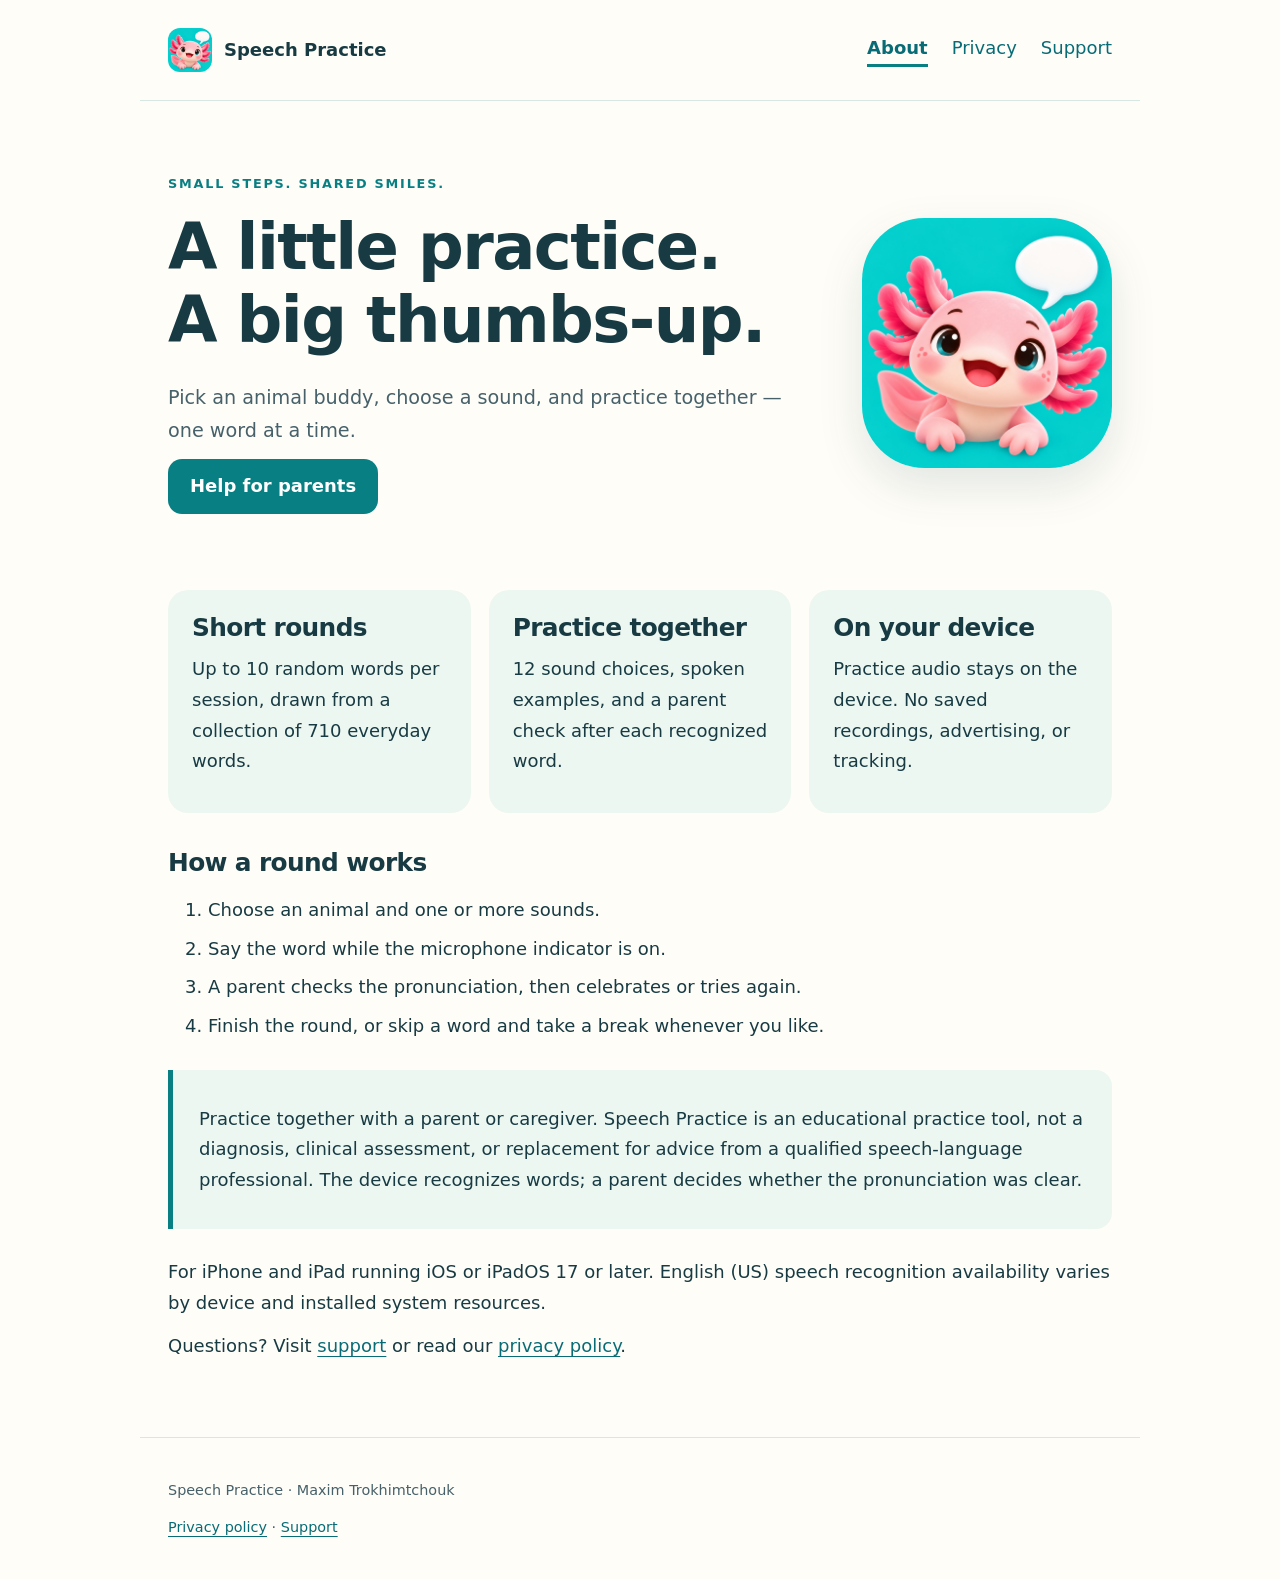
<file: index.html>
<!doctype html>
<html lang="en">
<head>
<meta charset="utf-8">
<meta name="viewport" content="width=device-width, initial-scale=1">
<meta name="description" content="Speech Practice: short, playful speech practice with an animal buddy and a parent. Privacy and support information.">
<meta name="theme-color" content="#087f83">
<title>Practice together · Speech Practice</title>
<link rel="stylesheet" href="style.css">
<link rel="icon" type="image/png" href="app-icon.png">
</head>
<body>
<a class="skip" href="#main">Skip to content</a>
<header><a class="brand" href="index.html"><img src="app-icon.png" alt="" width="44" height="44">Speech Practice</a><nav aria-label="Main"><a href="index.html" aria-current="page">About</a><a href="privacy/">Privacy</a><a href="support/">Support</a></nav></header>
<main id="main"><section class="hero"><div><p class="eyebrow">Small steps. Shared smiles.</p><h1>A little practice.<br>A big thumbs-up.</h1><p class="lead">Pick an animal buddy, choose a sound, and practice together — one word at a time.</p><p><a class="button" href="support/">Help for parents</a></p></div><img src="app-icon.png" alt="A smiling pink axolotl with a speech bubble" width="250" height="250"></section>
<section class="grid" aria-label="App features"><article class="card"><h2>Short rounds</h2><p>Up to 10 random words per session, drawn from a collection of 710 everyday words.</p></article><article class="card"><h2>Practice together</h2><p>12 sound choices, spoken examples, and a parent check after each recognized word.</p></article><article class="card"><h2>On your device</h2><p>Practice audio stays on the device. No saved recordings, advertising, or tracking.</p></article></section>
<section><h2>How a round works</h2><ol><li>Choose an animal and one or more sounds.</li><li>Say the word while the microphone indicator is on.</li><li>A parent checks the pronunciation, then celebrates or tries again.</li><li>Finish the round, or skip a word and take a break whenever you like.</li></ol></section>
<aside class="note"><p>Practice together with a parent or caregiver. Speech Practice is an educational practice tool, not a diagnosis, clinical assessment, or replacement for advice from a qualified speech-language professional. The device recognizes words; a parent decides whether the pronunciation was clear.</p></aside>
<p>For iPhone and iPad running iOS or iPadOS 17 or later. English (US) speech recognition availability varies by device and installed system resources.</p>
<p>Questions? Visit <a href="support/">support</a> or read our <a href="privacy/">privacy policy</a>.</p></main>
<footer><p>Speech Practice · Maxim Trokhimtchouk</p><p><a href="privacy/">Privacy policy</a> · <a href="support/">Support</a></p></footer>
</body></html>
</file>
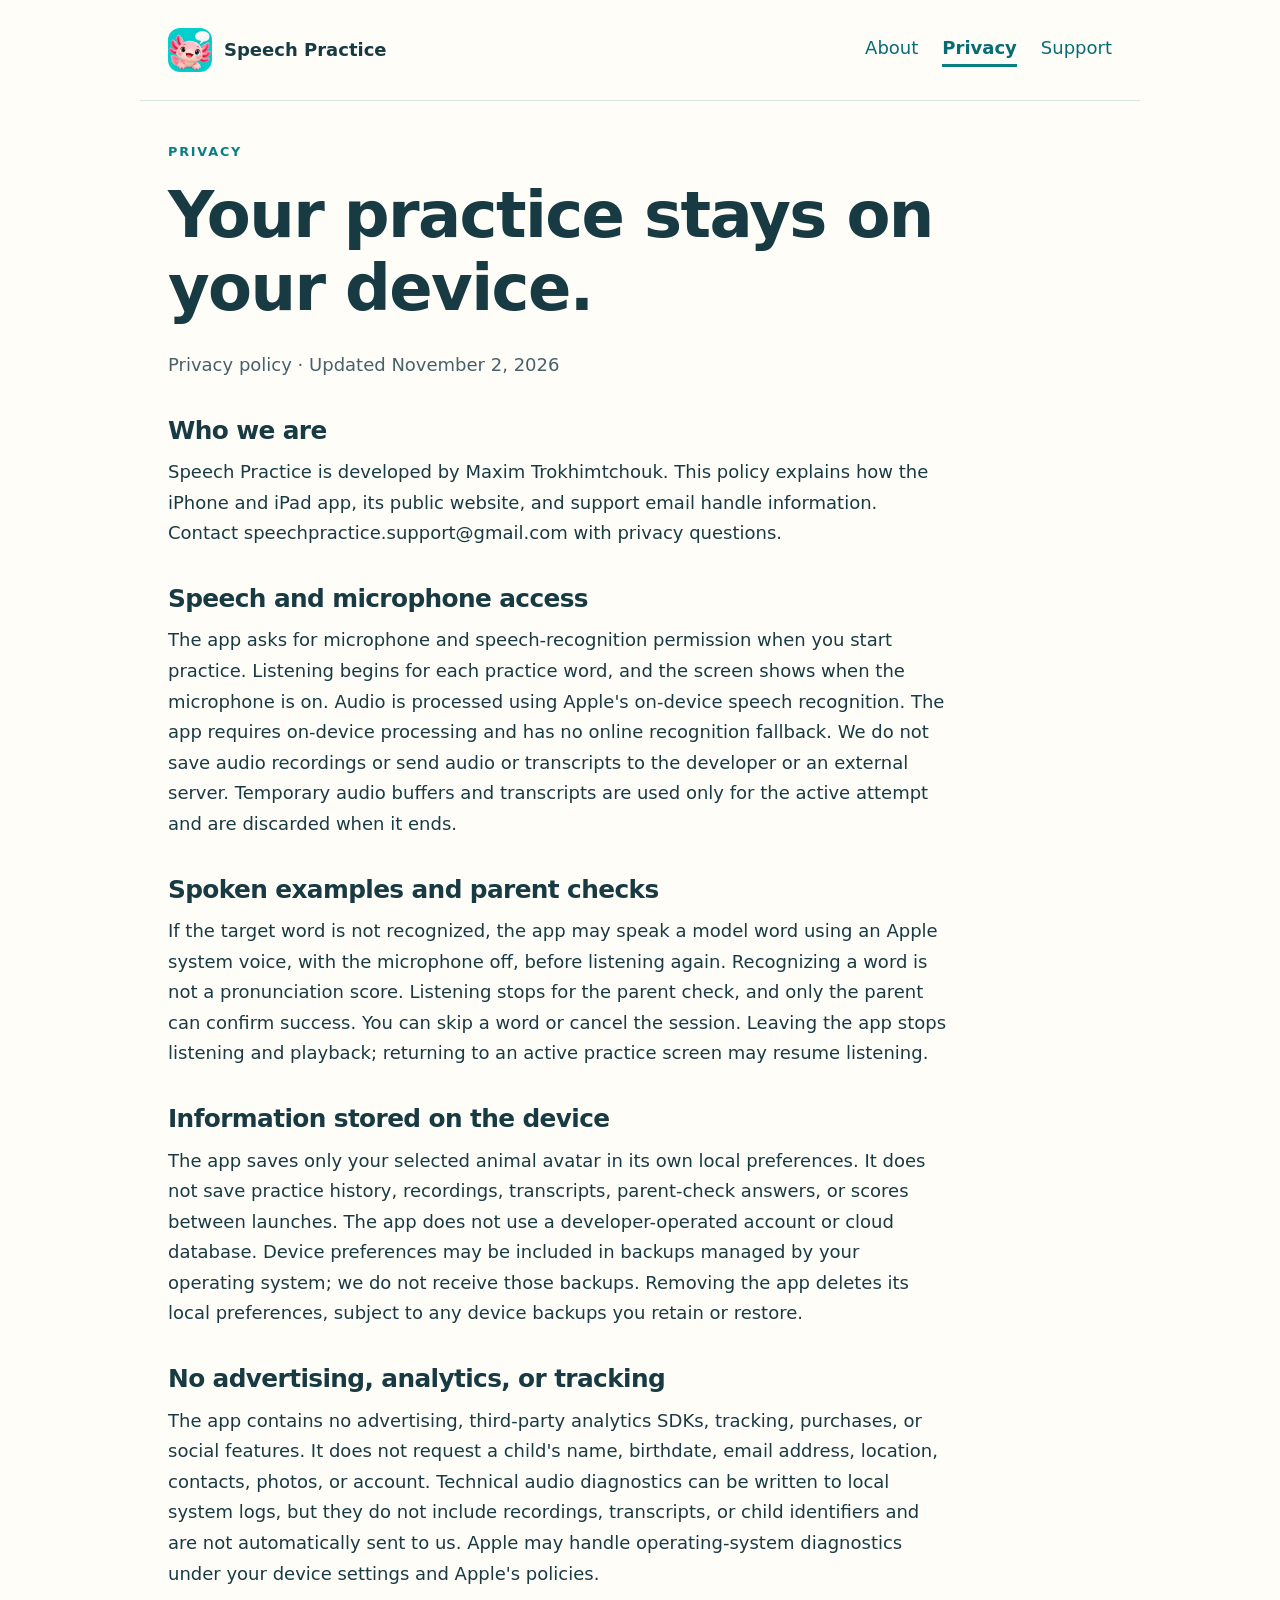
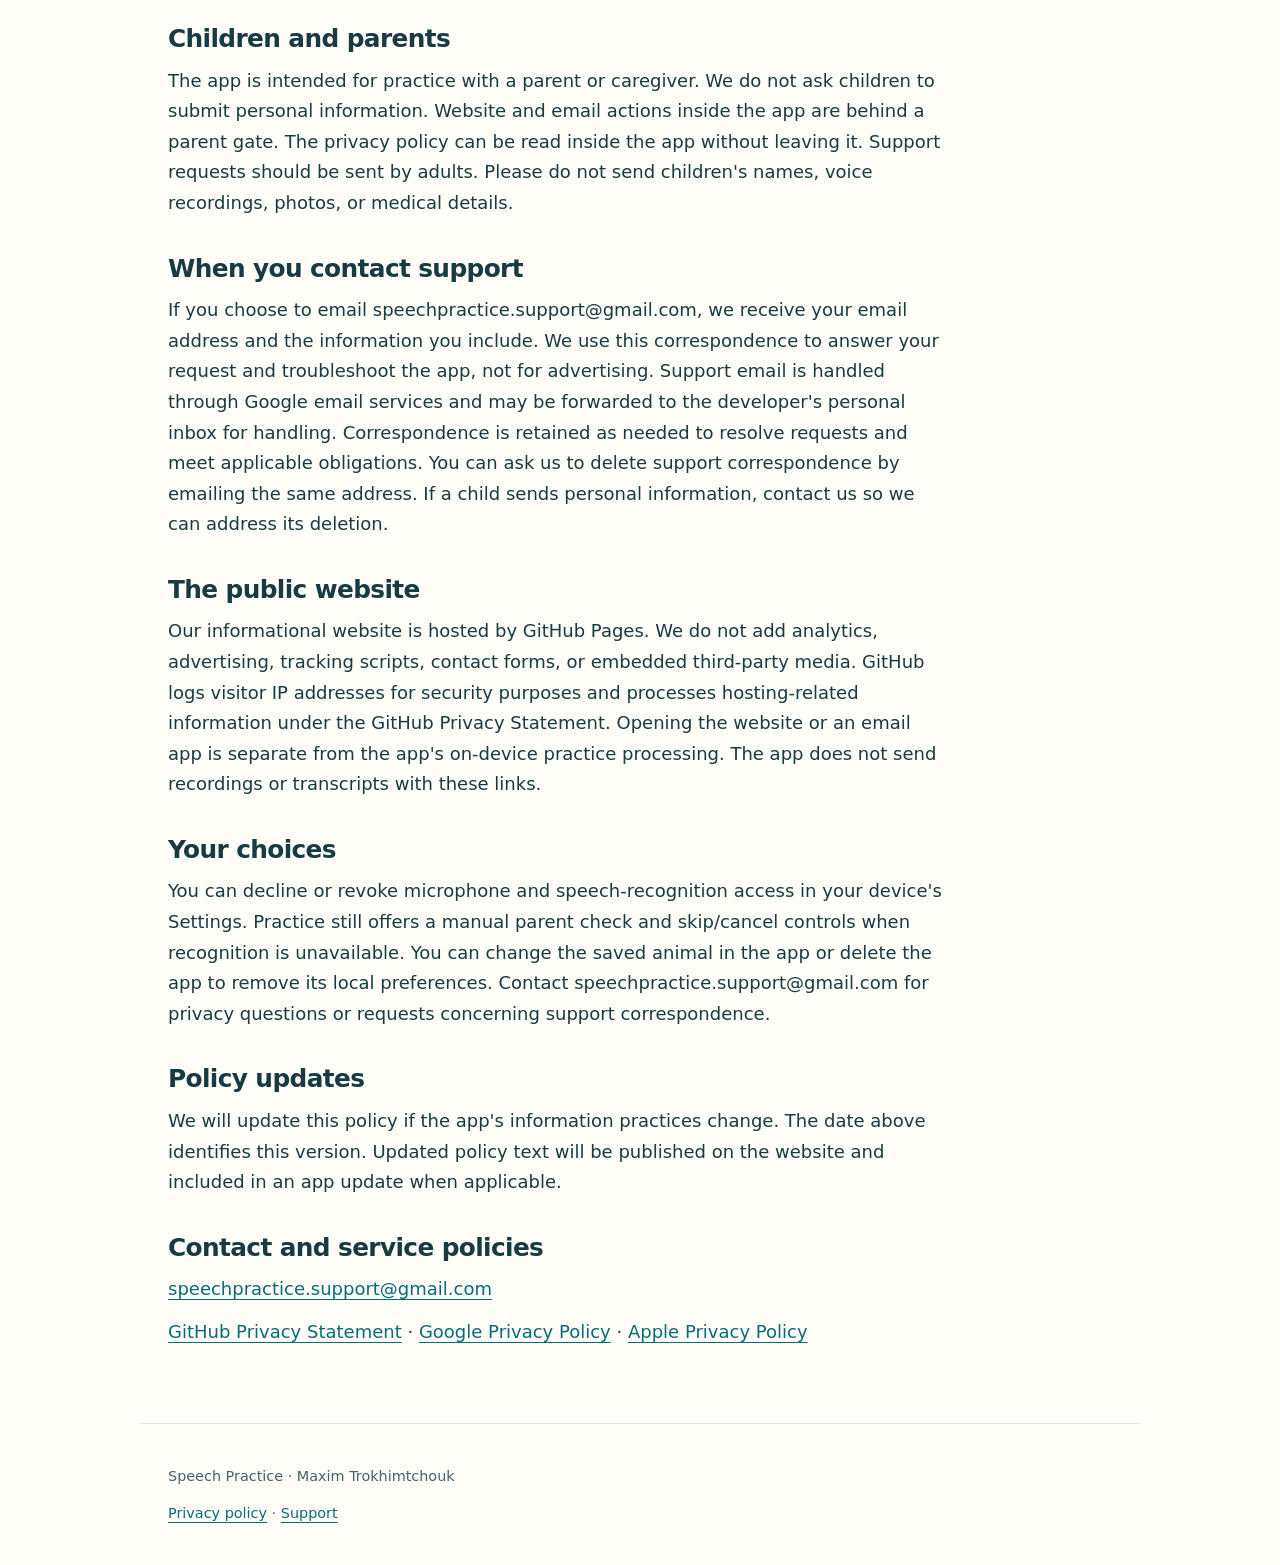
<file: privacy/index.html>
<!doctype html>
<html lang="en">
<head>
<meta charset="utf-8">
<meta name="viewport" content="width=device-width, initial-scale=1">
<meta name="description" content="Speech Practice: short, playful speech practice with an animal buddy and a parent. Privacy and support information.">
<meta name="theme-color" content="#087f83">
<title>Privacy policy · Speech Practice</title>
<link rel="stylesheet" href="../style.css">
<link rel="icon" type="image/png" href="../app-icon.png">
</head>
<body>
<a class="skip" href="#main">Skip to content</a>
<header><a class="brand" href="../index.html"><img src="../app-icon.png" alt="" width="44" height="44">Speech Practice</a><nav aria-label="Main"><a href="../index.html">About</a><a href="../privacy/" aria-current="page">Privacy</a><a href="../support/">Support</a></nav></header>
<main id="main"><article class="policy"><p class="eyebrow">Privacy</p><h1>Your practice stays on your device.</h1><p class="date">Privacy policy · Updated November 2, 2026</p><section><h2>Who we are</h2><p>Speech Practice is developed by Maxim Trokhimtchouk. This policy explains how the iPhone and iPad app, its public website, and support email handle information. Contact speechpractice.support@gmail.com with privacy questions.</p></section><section><h2>Speech and microphone access</h2><p>The app asks for microphone and speech-recognition permission when you start practice. Listening begins for each practice word, and the screen shows when the microphone is on. Audio is processed using Apple&#x27;s on-device speech recognition. The app requires on-device processing and has no online recognition fallback. We do not save audio recordings or send audio or transcripts to the developer or an external server. Temporary audio buffers and transcripts are used only for the active attempt and are discarded when it ends.</p></section><section><h2>Spoken examples and parent checks</h2><p>If the target word is not recognized, the app may speak a model word using an Apple system voice, with the microphone off, before listening again. Recognizing a word is not a pronunciation score. Listening stops for the parent check, and only the parent can confirm success. You can skip a word or cancel the session. Leaving the app stops listening and playback; returning to an active practice screen may resume listening.</p></section><section><h2>Information stored on the device</h2><p>The app saves only your selected animal avatar in its own local preferences. It does not save practice history, recordings, transcripts, parent-check answers, or scores between launches. The app does not use a developer-operated account or cloud database. Device preferences may be included in backups managed by your operating system; we do not receive those backups. Removing the app deletes its local preferences, subject to any device backups you retain or restore.</p></section><section><h2>No advertising, analytics, or tracking</h2><p>The app contains no advertising, third-party analytics SDKs, tracking, purchases, or social features. It does not request a child&#x27;s name, birthdate, email address, location, contacts, photos, or account. Technical audio diagnostics can be written to local system logs, but they do not include recordings, transcripts, or child identifiers and are not automatically sent to us. Apple may handle operating-system diagnostics under your device settings and Apple&#x27;s policies.</p></section><section><h2>Children and parents</h2><p>The app is intended for practice with a parent or caregiver. We do not ask children to submit personal information. Website and email actions inside the app are behind a parent gate. The privacy policy can be read inside the app without leaving it. Support requests should be sent by adults. Please do not send children&#x27;s names, voice recordings, photos, or medical details.</p></section><section><h2>When you contact support</h2><p>If you choose to email speechpractice.support@gmail.com, we receive your email address and the information you include. We use this correspondence to answer your request and troubleshoot the app, not for advertising. Support email is handled through Google email services and may be forwarded to the developer&#x27;s personal inbox for handling. Correspondence is retained as needed to resolve requests and meet applicable obligations. You can ask us to delete support correspondence by emailing the same address. If a child sends personal information, contact us so we can address its deletion.</p></section><section><h2>The public website</h2><p>Our informational website is hosted by GitHub Pages. We do not add analytics, advertising, tracking scripts, contact forms, or embedded third-party media. GitHub logs visitor IP addresses for security purposes and processes hosting-related information under the GitHub Privacy Statement. Opening the website or an email app is separate from the app&#x27;s on-device practice processing. The app does not send recordings or transcripts with these links.</p></section><section><h2>Your choices</h2><p>You can decline or revoke microphone and speech-recognition access in your device&#x27;s Settings. Practice still offers a manual parent check and skip/cancel controls when recognition is unavailable. You can change the saved animal in the app or delete the app to remove its local preferences. Contact speechpractice.support@gmail.com for privacy questions or requests concerning support correspondence.</p></section><section><h2>Policy updates</h2><p>We will update this policy if the app&#x27;s information practices change. The date above identifies this version. Updated policy text will be published on the website and included in an app update when applicable.</p></section><h2>Contact and service policies</h2><p><a class="contact" href="mailto:speechpractice.support@gmail.com">speechpractice.support@gmail.com</a></p><p><a href="https://docs.github.com/en/site-policy/privacy-policies/github-general-privacy-statement">GitHub Privacy Statement</a> · <a href="https://policies.google.com/privacy">Google Privacy Policy</a> · <a href="https://www.apple.com/legal/privacy/">Apple Privacy Policy</a></p></article></main>
<footer><p>Speech Practice · Maxim Trokhimtchouk</p><p><a href="../privacy/">Privacy policy</a> · <a href="../support/">Support</a></p></footer>
</body></html>
</file>
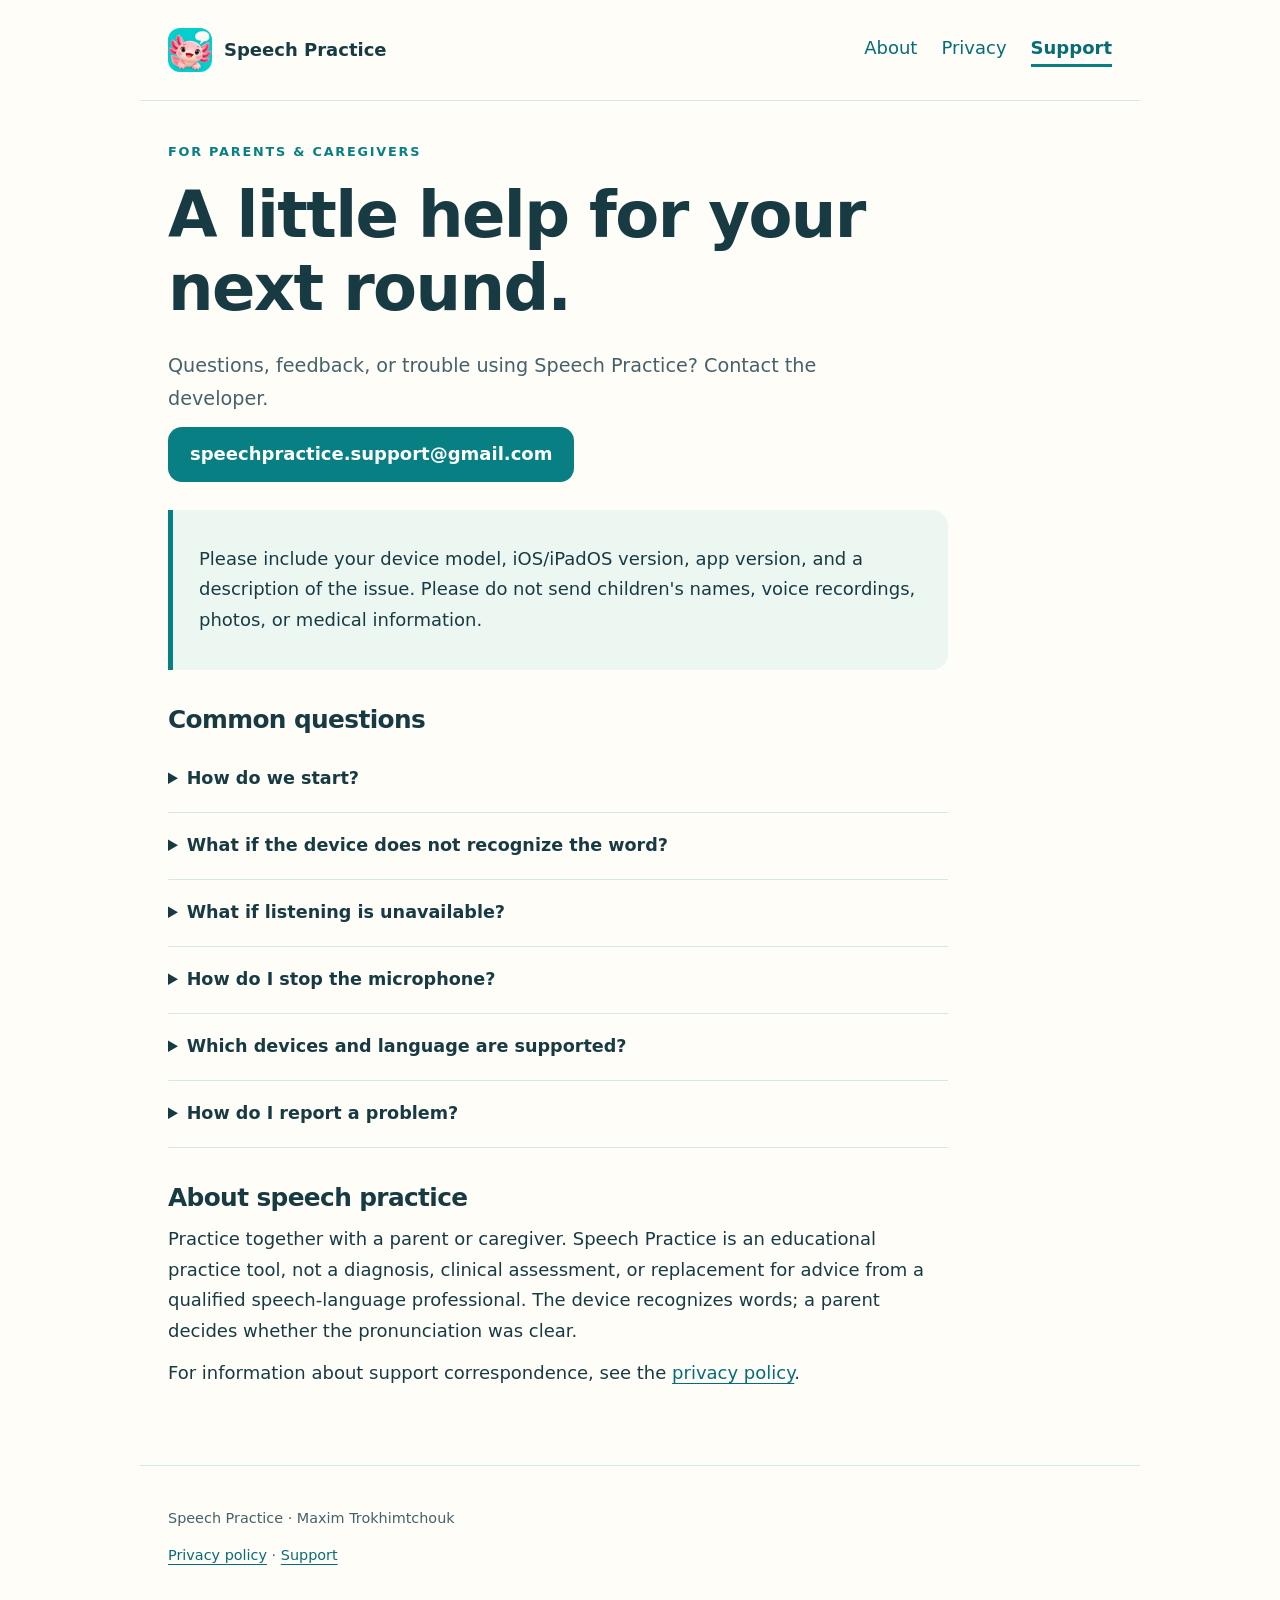
<file: support/index.html>
<!doctype html>
<html lang="en">
<head>
<meta charset="utf-8">
<meta name="viewport" content="width=device-width, initial-scale=1">
<meta name="description" content="Speech Practice: short, playful speech practice with an animal buddy and a parent. Privacy and support information.">
<meta name="theme-color" content="#087f83">
<title>Support · Speech Practice</title>
<link rel="stylesheet" href="../style.css">
<link rel="icon" type="image/png" href="../app-icon.png">
</head>
<body>
<a class="skip" href="#main">Skip to content</a>
<header><a class="brand" href="../index.html"><img src="../app-icon.png" alt="" width="44" height="44">Speech Practice</a><nav aria-label="Main"><a href="../index.html">About</a><a href="../privacy/">Privacy</a><a href="../support/" aria-current="page">Support</a></nav></header>
<main id="main"><article class="help"><p class="eyebrow">For parents &amp; caregivers</p><h1>A little help for your next round.</h1><p class="lead">Questions, feedback, or trouble using Speech Practice? Contact the developer.</p><p><a class="button contact" href="mailto:speechpractice.support@gmail.com?subject=Speech%20Practice%20support">speechpractice.support@gmail.com</a></p><aside class="note"><p>Please include your device model, iOS/iPadOS version, app version, and a description of the issue. Please do not send children's names, voice recordings, photos, or medical information.</p></aside><h2>Common questions</h2><details><summary>How do we start?</summary><p>Choose an animal, select one or more sounds, and tap Start practice. Each round has up to 10 random words containing all selected sounds. Say the displayed word while the microphone indicator is on. A parent confirms the pronunciation before moving on. Practice again starts another random round with the same sounds.</p></details><details><summary>What if the device does not recognize the word?</summary><p>Speak near the microphone in a quiet room. Recognition can miss children&#x27;s speech and different accents. After an unsuccessful attempt, the app speaks an example and listens again. A parent can tap Parent: I heard the attempt to open the check manually, or skip the word. Recognition is not a clinical assessment.</p></details><details><summary>What if listening is unavailable?</summary><p>Check microphone and speech-recognition permissions for Speech Practice in Settings, then return and tap Try listening again. The app needs an available on-device English (US) speech recognizer. If it is unavailable on your device, the app does not send speech online; use the manual parent check instead. Apple manages the availability of system speech resources.</p></details><details><summary>How do I stop the microphone?</summary><p>Tap Cancel session, open the parent check, skip the current word, or leave the app. Skipping starts a new attempt for the next word; returning to an active practice screen can resume listening. The microphone is off during parent checks and spoken examples.</p></details><details><summary>Which devices and language are supported?</summary><p>Speech Practice supports iPhone and iPad running iOS or iPadOS 17 or later. The word collection and recognition use North American English. On-device listening availability depends on the device and its Apple speech resources. A parent should stay with the child during practice.</p></details><details><summary>How do I report a problem?</summary><p>An adult can email speechpractice.support@gmail.com. Include your device model, iOS/iPadOS version, app version, what you tried, and what happened. Please leave out children&#x27;s names, voice recordings, photos, and medical information.</p></details><h2>About speech practice</h2><p>Practice together with a parent or caregiver. Speech Practice is an educational practice tool, not a diagnosis, clinical assessment, or replacement for advice from a qualified speech-language professional. The device recognizes words; a parent decides whether the pronunciation was clear.</p><p>For information about support correspondence, see the <a href="../privacy/">privacy policy</a>.</p></article></main>
<footer><p>Speech Practice · Maxim Trokhimtchouk</p><p><a href="../privacy/">Privacy policy</a> · <a href="../support/">Support</a></p></footer>
</body></html>
</file>
<file: style.css>
:root{color-scheme:light;--ink:#183b43;--muted:#46616a;--teal:#087f83;--paper:#fffdf8;--line:#d6e8e3}
*{box-sizing:border-box}body{margin:0;background:var(--paper);color:var(--ink);font:18px/1.7 system-ui,-apple-system,BlinkMacSystemFont,"Segoe UI",sans-serif}a{color:#086c76;text-underline-offset:4px}a:hover{color:#ad376c}a:focus-visible,summary:focus-visible{outline:3px solid #ad376c;outline-offset:5px}header,main,footer{max-width:1000px;margin:auto;padding:28px}header{display:flex;align-items:center;justify-content:space-between;gap:24px;border-bottom:1px solid var(--line)}.brand{display:flex;align-items:center;gap:12px;font-weight:800;text-decoration:none;color:var(--ink)}.brand img{border-radius:12px}nav{display:flex;gap:24px}nav a{text-decoration:none}nav a[aria-current]{font-weight:800;border-bottom:3px solid var(--teal)}h1,h2,h3{line-height:1.15;letter-spacing:-.025em}h1{font-size:clamp(2.2rem,6vw,4rem);max-width:800px;margin:16px 0 24px}h2{font-size:1.55rem;margin:36px 0 12px}p{margin:12px 0}.hero{display:grid;grid-template-columns:1fr 250px;gap:40px;align-items:center;padding:32px 0}.hero img{width:100%;height:auto;border-radius:25%;box-shadow:0 18px 45px #164a4620}.eyebrow{text-transform:uppercase;letter-spacing:.14em;font-weight:750;color:var(--teal);font-size:.8rem}.lead{font-size:1.2rem;max-width:650px;color:var(--muted)}.grid{display:grid;grid-template-columns:repeat(3,1fr);gap:18px;margin:32px 0}.card{padding:24px;background:#edf7f2;border-radius:20px}.card h2{margin:0 0 12px}.note{padding:22px 26px;border-left:5px solid var(--teal);background:#edf7f2;border-radius:0 16px 16px 0;margin:28px 0}.button{display:inline-block;background:var(--teal);color:white;padding:12px 22px;border-radius:14px;font-weight:700;text-decoration:none}.button:hover{background:#075e62;color:white}.policy,.help{max-width:780px}.date{color:var(--muted)}details{border-bottom:1px solid var(--line);padding:18px 0}summary{cursor:pointer;font-size:1.1rem;font-weight:700}footer{margin-top:36px;border-top:1px solid var(--line);color:var(--muted);font-size:.9rem}.skip{position:absolute;left:16px;top:-100px;padding:12px;background:white}.skip:focus{top:12px;z-index:10}li{margin:8px 0}.contact{overflow-wrap:anywhere}@media(max-width:650px){header{align-items:flex-start;flex-direction:column;gap:18px}header,main,footer{padding:22px}.hero{grid-template-columns:1fr;padding-top:10px;gap:24px}.hero img{width:150px;grid-row:1}.grid{grid-template-columns:1fr}nav{gap:22px}h1{margin-top:8px}}@media(prefers-reduced-motion:reduce){*{scroll-behavior:auto}}
</file>
